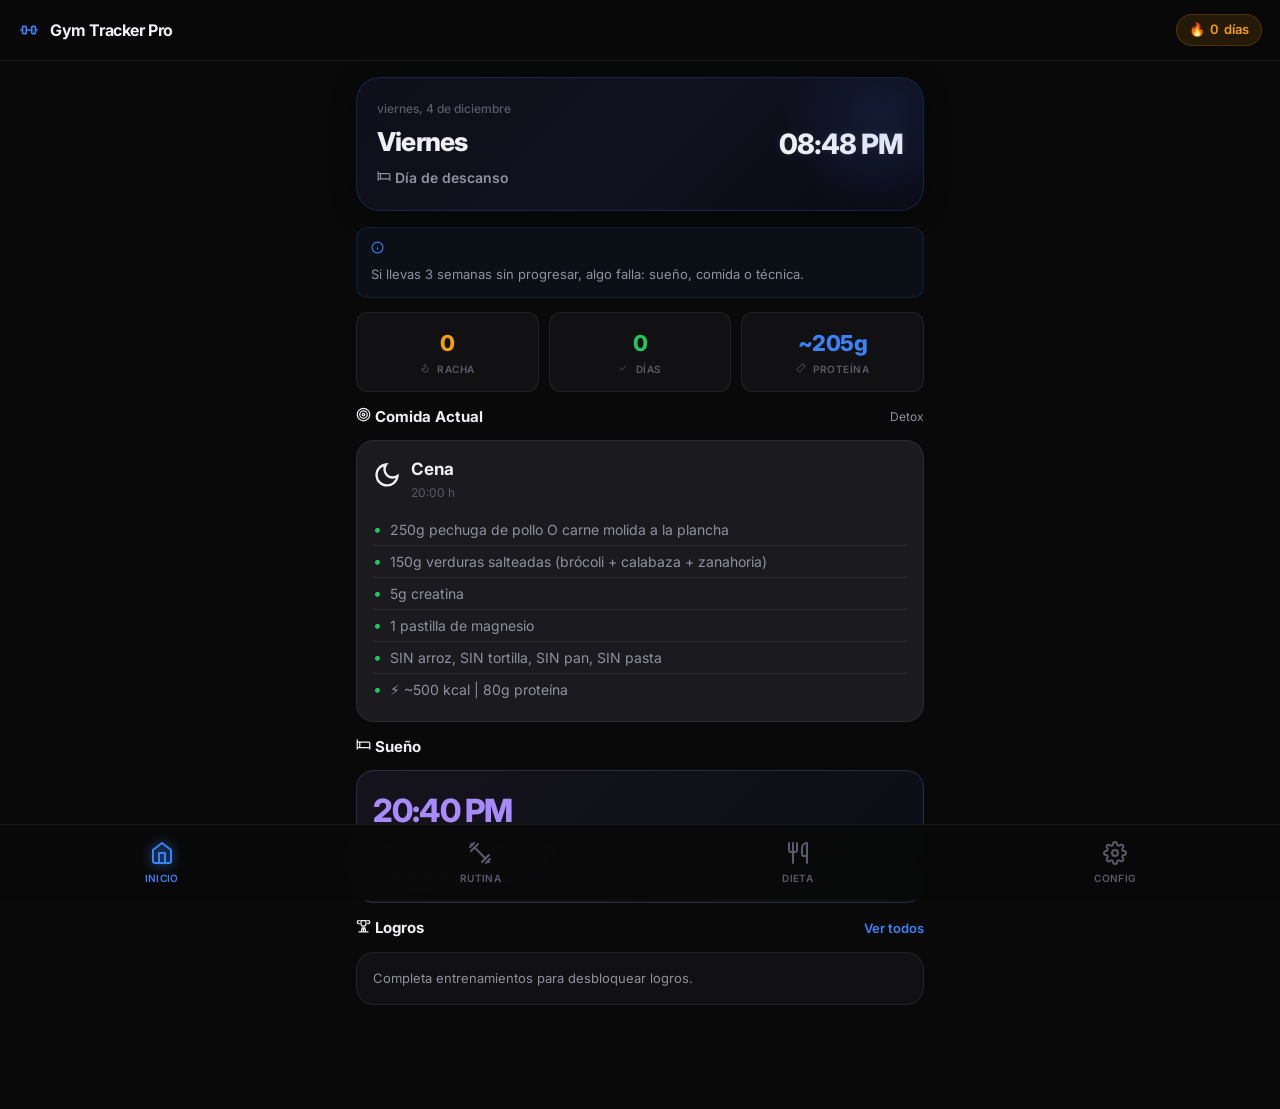
<file: index.html>
<!DOCTYPE html>
<html lang="es">
<head>
  <meta charset="UTF-8">
  <meta name="viewport" content="width=device-width, initial-scale=1.0, maximum-scale=1.0, user-scalable=no">
  <title>Gym Tracker Pro</title>
  <meta name="description" content="Tu asistente personal de gym: rutinas, dieta, racha y progreso.">
  <meta name="theme-color" content="#090909">
  <meta name="apple-mobile-web-app-capable" content="yes">
  <meta name="apple-mobile-web-app-status-bar-style" content="black-translucent">
  <link rel="manifest" href="manifest.json">
  <link rel="apple-touch-icon" href="icons/icon-192.png">
  <link rel="stylesheet" href="css/style.css">
</head>
<body>

<div id="app-shell">
  <!-- Top Nav -->
  <header class="top-nav">
    <div class="nav-logo">
      <svg width="22" height="22" viewBox="0 0 24 24" fill="none">
        <path d="M3 12h2m14 0h2M5 12V9a1 1 0 011-1h2a1 1 0 011 1v6a1 1 0 01-1 1H6a1 1 0 01-1-1v-3zm10 0V9a1 1 0 011-1h2a1 1 0 011 1v6a1 1 0 01-1 1h-2a1 1 0 01-1-1v-3zm-6 0h6" stroke="var(--blue)" stroke-width="1.8" stroke-linecap="round"/>
      </svg>
      <h1>Gym Tracker Pro</h1>
    </div>
    <div class="streak-pill">🔥 <span id="streak-count">0</span> días</div>
  </header>

  <!-- Pages -->
  <main style="flex:1;overflow-y:auto;">
    <div id="page-dashboard" class="page active"></div>
    <div id="page-workout"   class="page"></div>
    <div id="page-diet"      class="page"></div>
    <div id="page-config"    class="page"></div>
  </main>

  <!-- Bottom Nav -->
  <nav class="bottom-nav">
    <button class="nav-btn active" data-page="dashboard" onclick="GT.navigate('dashboard')">
      <span class="nav-icon"><svg width="24" height="24" viewBox="0 0 24 24" fill="none" stroke="currentColor" stroke-width="2" stroke-linecap="round" stroke-linejoin="round"><path d="m3 9 9-7 9 7v11a2 2 0 0 1-2 2H5a2 2 0 0 1-2-2z"></path><polyline points="9 22 9 12 15 12 15 22"></polyline></svg></span>Inicio
    </button>
    <button class="nav-btn" data-page="workout" onclick="GT.navigate('workout')">
      <span class="nav-icon"><svg width="24" height="24" viewBox="0 0 24 24" fill="none" stroke="currentColor" stroke-width="2" stroke-linecap="round" stroke-linejoin="round"><path d="m6.5 6.5 11 11"></path><path d="m21 21-1-1"></path><path d="m3 3 1 1"></path><path d="m18 22 4-4"></path><path d="m2 6 4-4"></path><path d="m3 10 7-7"></path><path d="m14 21 7-7"></path></svg></span>Rutina
    </button>
    <button class="nav-btn" data-page="diet" onclick="GT.navigate('diet')">
      <span class="nav-icon"><svg width="24" height="24" viewBox="0 0 24 24" fill="none" stroke="currentColor" stroke-width="2" stroke-linecap="round" stroke-linejoin="round"><path d="M3 2v7c0 1.1.9 2 2 2h4a2 2 0 0 0 2-2V2"></path><path d="M7 2v20"></path><path d="M21 15V2v0a5 5 0 0 0-5 5v6c0 1.1.9 2 2 2h3Zm0 0v7"></path></svg></span>Dieta
    </button>
    <button class="nav-btn" data-page="config" onclick="GT.navigate('config')">
      <span class="nav-icon"><svg width="24" height="24" viewBox="0 0 24 24" fill="none" stroke="currentColor" stroke-width="2" stroke-linecap="round" stroke-linejoin="round"><circle cx="12" cy="12" r="3"></circle><path d="M19.4 15a1.65 1.65 0 0 0 .33 1.82l.06.06a2 2 0 0 1 0 2.83 2 2 0 0 1-2.83 0l-.06-.06a1.65 1.65 0 0 0-1.82-.33 1.65 1.65 0 0 0-1 1.51V21a2 2 0 0 1-2 2 2 2 0 0 1-2-2v-.09A1.65 1.65 0 0 0 9 19.4a1.65 1.65 0 0 0-1.82.33l-.06.06a2 2 0 0 1-2.83 0 2 2 0 0 1 0-2.83l.06-.06a1.65 1.65 0 0 0 .33-1.82 1.65 1.65 0 0 0-1.51-1H3a2 2 0 0 1-2-2 2 2 0 0 1 2-2h.09A1.65 1.65 0 0 0 4.6 9a1.65 1.65 0 0 0-.33-1.82l-.06-.06a2 2 0 0 1 0-2.83 2 2 0 0 1 2.83 0l.06.06a1.65 1.65 0 0 0 1.82.33H9a1.65 1.65 0 0 0 1-1.51V3a2 2 0 0 1 2-2 2 2 0 0 1 2 2v.09a1.65 1.65 0 0 0 1 1.51 1.65 1.65 0 0 0 1.82-.33l.06-.06a2 2 0 0 1 2.83 0 2 2 0 0 1 0 2.83l-.06.06a1.65 1.65 0 0 0-.33 1.82V9a1.65 1.65 0 0 0 1.51 1H21a2 2 0 0 1 2 2 2 2 0 0 1-2 2h-.09a1.65 1.65 0 0 0-1.51 1z"></path></svg></span>Config
    </button>
  </nav>
</div>

<!-- Toast -->
<div id="toast" class="toast"></div>

<script src="js/main.js"></script>
</body>
</html>
</file>
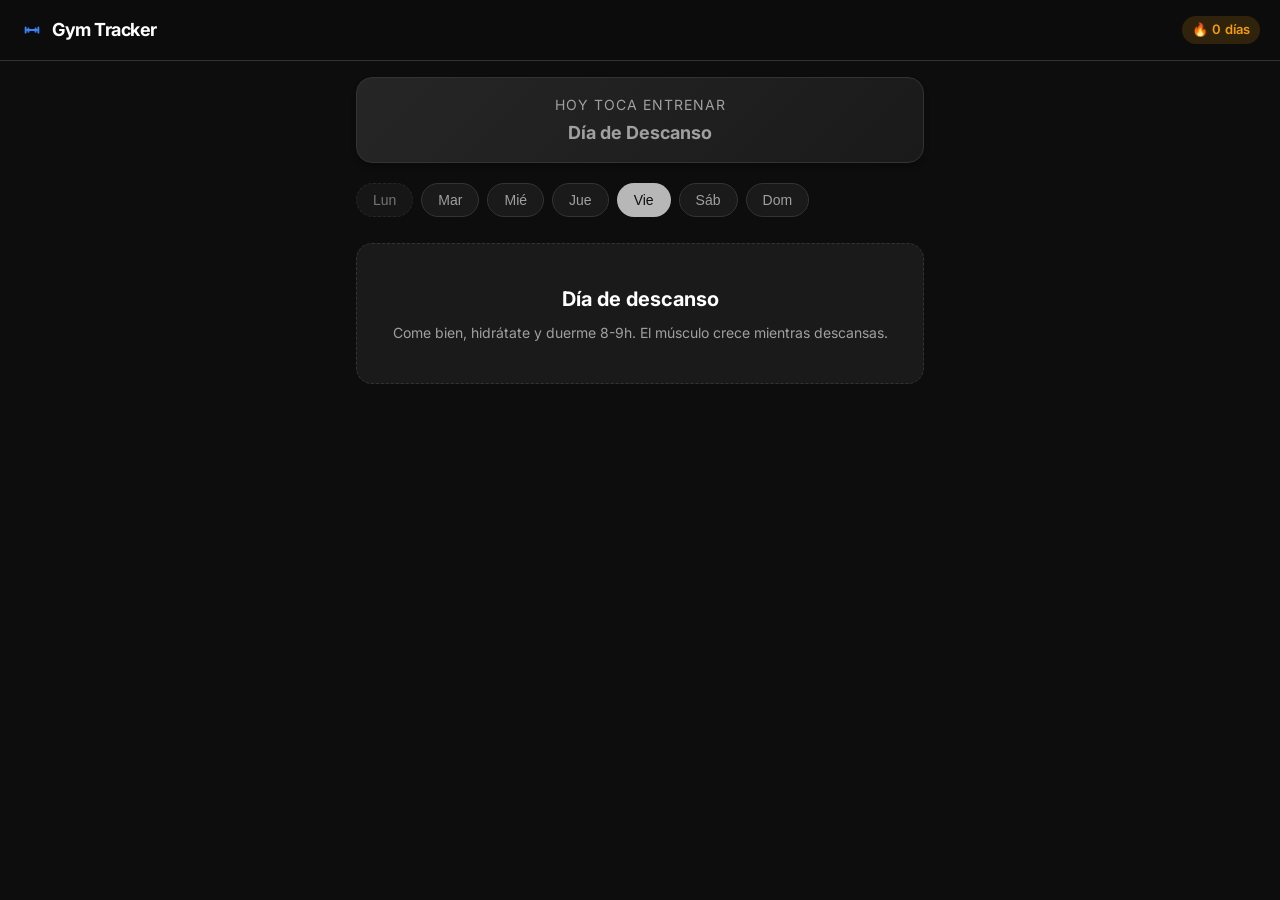
<file: workout_tracker_sobrecarga_progresiva.html>
<!DOCTYPE html>
<html lang="es">
<head>
  <meta charset="UTF-8">
  <meta name="viewport" content="width=device-width, initial-scale=1.0, maximum-scale=1.0, user-scalable=no">
  <title>Gym Tracker Pro</title>
  <meta name="theme-color" content="#0d0d0d">
  <link rel="manifest" href="manifest.json">
  <link rel="apple-touch-icon" href="icon.svg">
  <link href="https://fonts.googleapis.com/css2?family=Inter:wght@400;500;600;700&display=swap" rel="stylesheet">
  <style>
    :root {
      --font-sans: 'Inter', system-ui, -apple-system, sans-serif;
      --bg-color: #0d0d0d;
      --bg-surface: #1a1a1a;
      --bg-surface-elevated: #262626;
      --text-primary: #ffffff;
      --text-secondary: #a0a0a0;
      --accent-blue: #3b82f6;
      --accent-green: #22c55e;
      --accent-green-bg: rgba(34, 197, 94, 0.15);
      --border-color: #333;
      --radius-md: 12px;
      --radius-lg: 16px;
      --shadow-sm: 0 4px 6px -1px rgba(0, 0, 0, 0.3);
    }

    * { box-sizing: border-box; margin: 0; padding: 0; -webkit-tap-highlight-color: transparent; }
    body { font-family: var(--font-sans); background-color: var(--bg-color); color: var(--text-primary); line-height: 1.5; padding-bottom: 40px; }

    /* Header & Nav */
    .top-nav { display: flex; justify-content: space-between; align-items: center; padding: 16px 20px; background-color: rgba(13, 13, 13, 0.8); backdrop-filter: blur(10px); -webkit-backdrop-filter: blur(10px); position: sticky; top: 0; z-index: 100; border-bottom: 1px solid var(--border-color); }
    .logo { display: flex; align-items: center; gap: 8px; }
    .logo h1 { font-size: 18px; font-weight: 700; letter-spacing: -0.5px; }
    .streak-badge { background: rgba(245, 158, 11, 0.15); color: #f59e0b; padding: 4px 10px; border-radius: 20px; font-size: 13px; font-weight: 600; display: flex; align-items: center; gap: 4px; }
    main { padding: 16px; max-width: 600px; margin: 0 auto; }

    /* Today's Workout Card */
    .today-card { background: linear-gradient(135deg, var(--bg-surface-elevated), var(--bg-surface)); border: 1px solid var(--border-color); border-radius: var(--radius-lg); padding: 16px; margin-bottom: 20px; text-align: center; box-shadow: var(--shadow-sm); }
    .today-title { font-size: 14px; color: var(--text-secondary); text-transform: uppercase; letter-spacing: 1px; margin-bottom: 4px; }
    .today-workout { font-size: 18px; font-weight: 700; color: var(--accent-blue); }

    /* Tabs */
    .tabs-container { display: flex; gap: 8px; overflow-x: auto; padding-bottom: 10px; margin-bottom: 16px; scrollbar-width: none; }
    .tabs-container::-webkit-scrollbar { display: none; }
    .day-btn { padding: 8px 16px; font-size: 14px; border-radius: 20px; border: 1px solid var(--border-color); background: var(--bg-surface); color: var(--text-secondary); white-space: nowrap; font-weight: 500; cursor: pointer; transition: all 0.2s ease; }
    .day-btn.active { background: var(--text-primary); color: var(--bg-color); border-color: var(--text-primary); }
    .day-btn.rest { border-style: dashed; opacity: 0.7; }

    /* Progress Bar */
    .progress-container { background: var(--bg-surface-elevated); border-radius: 10px; height: 8px; width: 100%; margin-bottom: 20px; overflow: hidden; }
    .progress-bar { height: 100%; background: var(--accent-green); transition: width 0.3s ease; }
    .progress-text { font-size: 12px; color: var(--text-secondary); text-align: right; margin-bottom: 8px; }

    /* Exercise Cards */
    .ex-card { background: var(--bg-surface); border: 1px solid var(--border-color); border-radius: var(--radius-lg); padding: 16px; margin-bottom: 16px; box-shadow: var(--shadow-sm); animation: fadeIn 0.3s ease; }
    @keyframes fadeIn { from { opacity: 0; transform: translateY(10px); } to { opacity: 1; transform: translateY(0); } }
    .muscle-badge { display: inline-flex; align-items: center; font-size: 12px; font-weight: 600; padding: 4px 12px; border-radius: 20px; margin-bottom: 12px; letter-spacing: 0.3px; }
    .ex-header { display: flex; justify-content: space-between; align-items: flex-start; gap: 12px; margin-bottom: 16px; }
    .ex-title { font-size: 15px; font-weight: 600; line-height: 1.4; }
    .tag-badge { font-size: 10px; padding: 2px 8px; border-radius: 12px; font-weight: 700; margin-left: 6px; vertical-align: middle; }
    .timer-btn { font-size: 12px; padding: 6px 12px; border-radius: var(--radius-md); border: 1px solid var(--border-color); background: var(--bg-surface-elevated); color: var(--text-primary); font-weight: 500; white-space: nowrap; flex-shrink: 0; }
    
    /* Set Grid */
    .set-grid { display: grid; grid-template-columns: 32px 1fr 1fr 1fr; gap: 8px; align-items: center; margin-bottom: 8px; }
    .set-grid-header { font-size: 11px; color: var(--text-secondary); text-align: center; text-transform: uppercase; letter-spacing: 0.5px; margin-bottom: 8px; }
    input[type=number] { -moz-appearance: textfield; appearance: textfield; }
    input[type=number]::-webkit-outer-spin-button, input[type=number]::-webkit-inner-spin-button { -webkit-appearance: none; margin: 0; }
    
    .weight-input-group { display: flex; align-items: center; background: var(--bg-surface-elevated); border: 1px solid var(--border-color); border-radius: var(--radius-md); overflow: hidden; transition: all 0.2s; }
    .weight-input-group:focus-within { border-color: var(--accent-blue); box-shadow: 0 0 0 2px rgba(59, 130, 246, 0.2); }
    .weight-input-group.improved { border-color: var(--accent-green); background: var(--accent-green-bg); }
    .set-inp-w { width: 100%; padding: 10px 4px; font-size: 15px; font-weight: 600; border: none; background: transparent; color: var(--text-primary); text-align: center; outline: none; }
    .unit-select { background: transparent; color: var(--text-secondary); border: none; font-size: 11px; padding: 0 4px; outline: none; cursor: pointer; }
    .unit-select option { background: var(--bg-surface); color: var(--text-primary); }

    .set-inp-r { width: 100%; padding: 10px 4px; font-size: 15px; font-weight: 600; border-radius: var(--radius-md); border: 1px solid var(--border-color); background: var(--bg-surface-elevated); color: var(--text-primary); text-align: center; transition: all 0.2s; }
    .set-inp-r:focus { outline: none; border-color: var(--accent-blue); box-shadow: 0 0 0 2px rgba(59, 130, 246, 0.2); }
    .set-inp-r.improved { border-color: var(--accent-green); background: var(--accent-green-bg); color: var(--accent-green); }

    .prev-val { font-size: 11px; color: var(--text-secondary); text-align: center; font-variant-numeric: tabular-nums; }
    .prev-val.improved-text { color: var(--accent-green); font-weight: 600; }

    .ex-footer { margin-top: 16px; padding-top: 12px; border-top: 1px solid var(--border-color); font-size: 12px; color: var(--text-secondary); display: flex; justify-content: space-between; }

    /* Next Button */
    .next-btn { width: 100%; padding: 14px; font-size: 15px; font-weight: 600; border-radius: var(--radius-md); border: 1px solid var(--accent-blue); background: rgba(59, 130, 246, 0.1); color: var(--accent-blue); margin-top: 10px; transition: all 0.2s; cursor: pointer; }
    .next-btn:active { background: rgba(59, 130, 246, 0.2); }

    /* Timer Bar */
    .active-timer-card { display: flex; align-items: center; gap: 16px; background: var(--bg-surface); border: 1px solid var(--accent-blue); border-radius: var(--radius-lg); padding: 16px; margin-bottom: 20px; box-shadow: 0 4px 12px rgba(59, 130, 246, 0.15); }
    .t-num { font-size: 28px; font-weight: 700; min-width: 65px; font-variant-numeric: tabular-nums; }
    .t-progress-bg { flex: 1; height: 8px; background: var(--bg-color); border-radius: 4px; overflow: hidden; }
    .t-progress-fill { height: 100%; border-radius: 4px; transition: width 1s linear, background-color 0.3s; }

    /* Save Button Area */
    .save-area { margin-top: 24px; padding-bottom: 20px; }
    .save-btn { width: 100%; padding: 16px; font-size: 16px; font-weight: 600; border-radius: var(--radius-lg); border: none; background: var(--text-primary); color: var(--bg-color); box-shadow: 0 4px 12px rgba(255, 255, 255, 0.15); transition: transform 0.1s; cursor: pointer; }
    .save-btn:active { transform: scale(0.97); }

    /* Toast */
    .toast { position: fixed; left: 50%; transform: translateX(-50%) translateY(150px); bottom: 24px; background: var(--accent-green); color: #000; padding: 12px 24px; border-radius: 30px; font-weight: 600; font-size: 14px; box-shadow: 0 4px 12px rgba(34, 197, 94, 0.3); transition: transform 0.3s cubic-bezier(0.175, 0.885, 0.32, 1.275); z-index: 1000; }
    .toast.show { transform: translateX(-50%) translateY(0); }

    /* Rest Day */
    .rest-card { background: var(--bg-surface); border: 1px dashed var(--border-color); border-radius: var(--radius-lg); padding: 40px 20px; text-align: center; }
    .rest-card h3 { font-size: 20px; margin-bottom: 8px; color: var(--text-primary); }
    .rest-card p { color: var(--text-secondary); font-size: 14px; }
  </style>
</head>
<body>
  
  <header class="top-nav">
    <div class="logo">
      <svg width="24" height="24" viewBox="0 0 512 512" fill="none" xmlns="http://www.w3.org/2000/svg">
        <path d="M120 256 L392 256 M120 200 L120 312 M392 200 L392 312 M180 220 L180 292 M332 220 L332 292" stroke="var(--accent-blue)" stroke-width="40" stroke-linecap="round"/>
      </svg>
      <h1>Gym Tracker</h1>
    </div>
    <div class="streak-badge">
      🔥 <span id="streak-count">0</span> días
    </div>
  </header>

  <main>
    <div class="today-card" id="today-card">
      <div class="today-title">Hoy toca entrenar</div>
      <div class="today-workout" id="today-workout-text">Cargando...</div>
    </div>

    <div id="app"></div>
  </main>

  <div id="toast" class="toast">Guardado correctamente</div>

  <script>
    const MC = {
      "Pecho": { bg: "rgba(59, 130, 246, 0.15)", c: "#60a5fa" },
      "Hombros": { bg: "rgba(139, 92, 246, 0.15)", c: "#a78bfa" },
      "Tríceps": { bg: "rgba(239, 68, 68, 0.15)", c: "#f87171" },
      "Espalda": { bg: "rgba(34, 197, 94, 0.15)", c: "#4ade80" },
      "Trapecio inferior": { bg: "rgba(20, 184, 166, 0.15)", c: "#2dd4bf" },
      "Delt. Posterior": { bg: "rgba(236, 72, 153, 0.15)", c: "#f472b6" },
      "Bíceps": { bg: "rgba(236, 72, 153, 0.15)", c: "#f472b6" },
      "Antebrazos": { bg: "rgba(107, 114, 128, 0.15)", c: "#9ca3af" },
      "Cuádriceps": { bg: "rgba(245, 158, 11, 0.15)", c: "#fbbf24" },
      "Isquios / Glúteos": { bg: "rgba(245, 158, 11, 0.15)", c: "#fbbf24" },
      "Isquios": { bg: "rgba(245, 158, 11, 0.15)", c: "#fbbf24" },
      "Aductor": { bg: "rgba(245, 158, 11, 0.15)", c: "#fbbf24" },
      "Pantorrillas": { bg: "rgba(245, 158, 11, 0.15)", c: "#fbbf24" },
      "Delt. Post. + Trap.": { bg: "rgba(20, 184, 166, 0.15)", c: "#2dd4bf" },
      "Trapecio": { bg: "rgba(20, 184, 166, 0.15)", c: "#2dd4bf" },
      "Piernas (2a freq)": { bg: "rgba(245, 158, 11, 0.15)", c: "#fbbf24" }
    };

    const R = {
      Martes:{ label:"Push A — Pecho · Hombros · Tríceps", exercises:[ {id:"ma1",muscle:"Pecho",name:"Press inclinado con mancuernas (30–45°)",tag:"PRINCIPAL",sets:4,range:"8–12",rest:"2:30–3 min",restS:165}, {id:"ma2",muscle:"Pecho",name:"Press de banca plano con barra",sets:3,range:"6–10",rest:"2:30 min",restS:150}, {id:"ma3",muscle:"Pecho",name:"Fly en polea (cable crossover)",sets:3,range:"12–15",rest:"1:30–2 min",restS:105}, {id:"ma4",muscle:"Hombros",name:"Press militar con mancuernas sentado",tag:"NUEVO",sets:3,range:"10–12",rest:"2 min",restS:120}, {id:"ma5",muscle:"Hombros",name:"Elevaciones laterales en polea — dropset",sets:4,range:"15–20",rest:"1:30 min",restS:90}, {id:"ma6",muscle:"Tríceps",name:"Extensión overhead en polea (cuerda)",tag:"NUEVO",sets:3,range:"10–15",rest:"1:30–2 min",restS:105}, {id:"ma7",muscle:"Tríceps",name:"Pushdown en polea (cuerda o barra)",sets:3,range:"12–15",rest:"1:30 min",restS:90} ] },
      Miércoles:{ label:"Pull A — Espalda · Trap. Inf. · Delt. Post. · Bíceps", exercises:[ {id:"mi1",muscle:"Espalda",name:"Remo con barra inclinado (overhand)",tag:"PRINCIPAL",sets:4,range:"8–12",rest:"2:30 min",restS:150}, {id:"mi2",muscle:"Espalda",name:"Remo en polea baja (barra estrecha)",sets:3,range:"10–12",rest:"2 min",restS:120}, {id:"mi3",muscle:"Espalda",name:"Dominadas agarre prono",sets:4,range:"6–10",rest:"2:30 min",restS:150}, {id:"mi4",muscle:"Trapecio inferior",name:"Cable Y-raise en polea baja",tag:"NUEVO",sets:3,range:"12–15",rest:"1:30 min",restS:90}, {id:"mi5",muscle:"Trapecio inferior",name:"Retracción + depresión escapular en remo en T",sets:3,range:"12–15",rest:"1:30 min",restS:90}, {id:"mi6",muscle:"Delt. Posterior",name:"Face pulls en polea",tag:"NUEVO",sets:3,range:"15–20",rest:"1:30 min",restS:90}, {id:"mi7",muscle:"Delt. Posterior",name:"Reverse fly con mancuernas (bent-over)",tag:"NUEVO",sets:3,range:"15–20",rest:"1:30 min",restS:90}, {id:"mi8",muscle:"Bíceps",name:"Curl con barra Z (EZ)",sets:3,range:"8–12",rest:"1:30–2 min",restS:105}, {id:"mi9",muscle:"Bíceps",name:"Curl inclinado con mancuernas (stretch)",sets:3,range:"10–12",rest:"1:30 min",restS:90}, {id:"mi10",muscle:"Bíceps",name:"Curl martillo con mancuerna",sets:2,range:"12–15",rest:"1:30 min",restS:90}, {id:"mi11",muscle:"Antebrazos",name:"Curl muñeca + invertido (opcional)",sets:2,range:"15",rest:"1 min",restS:60} ] },
      Jueves:{ label:"Piernas — Cuáds · Isquios · Glúteos · Pantorrillas", exercises:[ {id:"ju1",muscle:"Cuádriceps",name:"Sentadilla con barra o Hack squat",tag:"PRINCIPAL",sets:4,range:"8–12",rest:"2:30–3 min",restS:165}, {id:"ju2",muscle:"Cuádriceps",name:"Prensa 45° (leg press)",sets:3,range:"10–15",rest:"2–2:30 min",restS:135}, {id:"ju3",muscle:"Cuádriceps",name:"Extensiones de pierna",sets:3,range:"12–15",rest:"1:30 min",restS:90}, {id:"ju4",muscle:"Isquios / Glúteos",name:"Romanian Deadlift (RDL)",tag:"NUEVO",sets:4,range:"10–12",rest:"2–2:30 min",restS:135}, {id:"ju5",muscle:"Isquios",name:"Curl femoral sentado",sets:3,range:"10–12",rest:"1:30–2 min",restS:105}, {id:"ju6",muscle:"Aductor",name:"Aductor interno en máquina",sets:3,range:"12–15",rest:"1:30 min",restS:90}, {id:"ju7",muscle:"Pantorrillas",name:"Pantorrilla de pie (calf raise)",sets:4,range:"12–20",rest:"1:30 min",restS:90} ] },
      Sábado:{ label:"Push B — Pecho · Hombros · Tríceps", exercises:[ {id:"sa1",muscle:"Pecho",name:"Press de banca plano con barra",tag:"PRINCIPAL",sets:4,range:"6–10",rest:"2:30–3 min",restS:165}, {id:"sa2",muscle:"Pecho",name:"Press inclinado con mancuernas",sets:3,range:"10–12",rest:"2 min",restS:120}, {id:"sa3",muscle:"Pecho",name:"Pec deck o fly con mancuernas",sets:3,range:"12–15",rest:"1:30 min",restS:90}, {id:"sa4",muscle:"Pecho",name:"Fondos en paralelas (dips)",tag:"NUEVO",sets:3,range:"8–12",rest:"2 min",restS:120}, {id:"sa5",muscle:"Hombros",name:"Press con mancuernas o máquina",sets:3,range:"10–12",rest:"2 min",restS:120}, {id:"sa6",muscle:"Hombros",name:"Elevaciones laterales en polea — dropset",sets:4,range:"15–20",rest:"1:30 min",restS:90}, {id:"sa7",muscle:"Tríceps",name:"Extensión overhead en polea (cuerda)",sets:3,range:"10–15",rest:"1:30–2 min",restS:105}, {id:"sa8",muscle:"Tríceps",name:"Press agarre cerrado con barra Z",sets:3,range:"10–13",rest:"2 min",restS:120} ] },
      Domingo:{ label:"Pull B — Espalda · Trap. · Delt. Post. · Bíceps + Piernas", exercises:[ {id:"do1",muscle:"Espalda",name:"Dominadas asistidas (3 seg bajada)",tag:"PRINCIPAL",sets:4,range:"6–10",rest:"2:30 min",restS:150}, {id:"do2",muscle:"Espalda",name:"Remo en T (agarre supino / underhand)",sets:3,range:"8–12",rest:"2 min",restS:120}, {id:"do3",muscle:"Espalda",name:"Jalón polea agarre cerrado supino",sets:3,range:"10–12",rest:"2 min",restS:120}, {id:"do4",muscle:"Delt. Post. + Trap.",name:"Face pulls en polea",sets:3,range:"15–20",rest:"1:30 min",restS:90}, {id:"do5",muscle:"Delt. Post. + Trap.",name:"Cable Y-raise en polea baja",sets:3,range:"12–15",rest:"1:30 min",restS:90}, {id:"do6",muscle:"Trapecio",name:"Encogimientos con mancuernas (shrugs)",tag:"NUEVO",sets:3,range:"12–15",rest:"1:30 min",restS:90}, {id:"do7",muscle:"Bíceps",name:"Curl predicador o spider curl",sets:3,range:"10–12",rest:"1:30 min",restS:90}, {id:"do8",muscle:"Bíceps",name:"Curl martillo alternado",sets:3,range:"12–15",rest:"1:30 min",restS:90}, {id:"do9",muscle:"Piernas (2a freq)",name:"Hack squat o leg press (60–70% peso)",sets:3,range:"12–15",rest:"2 min",restS:120}, {id:"do10",muscle:"Piernas (2a freq)",name:"Curl femoral sentado",sets:3,range:"12–15",rest:"1:30 min",restS:90} ] }
    };

    const ALL_DAYS=["Lunes","Martes","Miércoles","Jueves","Viernes","Sábado","Domingo"];
    const TRAIN_DAYS=["Martes","Miércoles","Jueves","Sábado","Domingo"];

    let state = {
      activeDay: "",
      currentExerciseIndex: 0,
      entry: {},
      prevSessions: {},
      timerSecs: 0,
      timerActive: false,
      timerMax: 0,
      streak: 0,
      lastWorkoutDate: "",
    };
    let timerInterval = null;

    function init() {
      loadData();
      const todayIndex = new Date().getDay() || 7;
      const todayName = ALL_DAYS[todayIndex - 1];
      setDay(todayName);
    }

    function initEntry(day) {
      const e = {};
      if(!R[day]) return e;
      for(const ex of R[day].exercises){
        e[ex.id] = Array(ex.sets).fill(null).map(() => ({ w: "", r: "", u: "kg" }));
      }
      return e;
    }

    function loadData() {
      try {
        const savedStats = localStorage.getItem('gymStats');
        if (savedStats) {
          const parsed = JSON.parse(savedStats);
          state.streak = parsed.streak || 0;
          state.lastWorkoutDate = parsed.lastWorkoutDate || "";
        }
        
        if (state.lastWorkoutDate) {
          const last = new Date(state.lastWorkoutDate);
          const today = new Date();
          last.setHours(0,0,0,0);
          today.setHours(0,0,0,0);
          const diffDays = Math.ceil(Math.abs(today - last) / (1000 * 60 * 60 * 24)); 
          if (diffDays > 1) state.streak = 0;
        }

        document.getElementById('streak-count').textContent = state.streak;

        for (const d of TRAIN_DAYS) {
          const r = localStorage.getItem("wk:" + d);
          if (r) state.prevSessions[d] = JSON.parse(r);
        }
      } catch(e) {}
    }

    function setDay(d) {
      state.activeDay = d;
      state.currentExerciseIndex = 0;
      state.entry = initEntry(d);
      
      const el = document.getElementById('today-workout-text');
      if (TRAIN_DAYS.includes(d)) {
        el.textContent = R[d].label;
        el.style.color = "var(--accent-blue)";
      } else {
        el.textContent = "Día de Descanso";
        el.style.color = "var(--text-secondary)";
      }

      stopTimer();
      render();
    }

    function nextExercise() {
      const day = R[state.activeDay];
      if (day && state.currentExerciseIndex < day.exercises.length - 1) {
        state.currentExerciseIndex++;
        render();
        window.scrollTo({ top: 0, behavior: 'smooth' });
      }
    }

    function prevExercise() {
      if (state.currentExerciseIndex > 0) {
        state.currentExerciseIndex--;
        render();
        window.scrollTo({ top: 0, behavior: 'smooth' });
      }
    }

    function updateSet(exId, idx, field, val) {
      if(!state.entry[exId]) return;
      state.entry[exId][idx][field] = val;
      
      const prev = state.prevSessions[state.activeDay]?.data?.[exId]?.[idx];
      if (prev) {
        const cw = parseFloat(state.entry[exId][idx].w) || 0;
        const cr = parseFloat(state.entry[exId][idx].r) || 0;
        const pw = parseFloat(prev.w) || 0;
        const pr = parseFloat(prev.r) || 0;
        const isImproved = (cw > pw) || (cw === pw && cr > pr && cw > 0);
        
        const wGrp = document.getElementById(`grp_${exId}_${idx}_w`);
        const rInp = document.getElementById(`inp_${exId}_${idx}_r`);
        const prevEl = document.getElementById(`prev_${exId}_${idx}`);
        
        if (isImproved) {
          if(wGrp) wGrp.classList.add('improved');
          if(rInp) rInp.classList.add('improved');
          if(prevEl) prevEl.classList.add('improved-text');
        } else {
          if(wGrp) wGrp.classList.remove('improved');
          if(rInp) rInp.classList.remove('improved');
          if(prevEl) prevEl.classList.remove('improved-text');
        }
      }
    }

    function saveSession() {
      if (!TRAIN_DAYS.includes(state.activeDay)) return;

      const isoDate = new Date().toISOString();
      const displayDate = new Date().toLocaleDateString("es-MX", { day: "2-digit", month: "2-digit", year: "numeric" });
      const payload = { date: displayDate, data: state.entry };
      
      const todayStr = new Date().toDateString();
      const lastDateStr = state.lastWorkoutDate ? new Date(state.lastWorkoutDate).toDateString() : "";
      
      if (lastDateStr !== todayStr) {
        state.streak++;
        state.lastWorkoutDate = isoDate;
      }

      localStorage.setItem("wk:" + state.activeDay, JSON.stringify(payload));
      localStorage.setItem("gymStats", JSON.stringify({ streak: state.streak, lastWorkoutDate: state.lastWorkoutDate }));

      state.prevSessions[state.activeDay] = payload;
      document.getElementById('streak-count').textContent = state.streak;
      
      showToast();
      if(navigator.vibrate) navigator.vibrate(100);
      render();
    }

    function showToast() {
      const toast = document.getElementById('toast');
      toast.classList.add('show');
      setTimeout(() => toast.classList.remove('show'), 3000);
    }

    function fmt(s){ return Math.floor(s/60)+":"+(s%60<10?"0":"")+s%60; }
    function startTimer(s){
      if(timerInterval) clearInterval(timerInterval);
      state.timerSecs=s; state.timerMax=s; state.timerActive=true;
      if(navigator.vibrate) navigator.vibrate(50);
      timerInterval=setInterval(()=>{
        state.timerSecs--;
        if(state.timerSecs<=0){
          clearInterval(timerInterval); state.timerActive=false; state.timerSecs=0;
          if(navigator.vibrate) navigator.vibrate([200, 100, 200]);
        }
        renderTimer();
      },1000);
      renderTimer();
    }
    function stopTimer(){
      if(timerInterval) clearInterval(timerInterval);
      state.timerActive=false; state.timerSecs=0; state.timerMax=0;
      renderTimer();
    }

    function renderTimer() {
      const el = document.getElementById("active-timer-area");
      if(!el) return;
      if(!state.timerActive) { el.innerHTML = ""; return; }
      const pct = state.timerMax > 0 ? (state.timerSecs / state.timerMax) * 100 : 0;
      const col = state.timerSecs > 60 ? "var(--accent-blue)" : state.timerSecs > 20 ? "#f59e0b" : "#ef4444";
      el.innerHTML = `
        <div class="active-timer-card">
          <div class="t-num" style="color:${col}">${fmt(state.timerSecs)}</div>
          <div class="t-progress-bg"><div class="t-progress-fill" style="width:${pct}%; background-color:${col}"></div></div>
          <button class="timer-btn" onclick="stopTimer()">X</button>
        </div>
      `;
    }

    function render() {
      const app = document.getElementById("app");
      const isT = TRAIN_DAYS.includes(state.activeDay);
      const day = R[state.activeDay];

      let html = `<div class="tabs-container">`;
      for(const d of ALL_DAYS){
        const isRest = !TRAIN_DAYS.includes(d);
        const isAct = d === state.activeDay;
        const cls = `day-btn ${isAct ? 'active' : ''} ${isRest ? 'rest' : ''}`;
        html += `<button class="${cls}" onclick="setDay('${d}')">${d.slice(0,3)}</button>`;
      }
      html += `</div>`;

      html += `<div id="active-timer-area"></div>`;

      if(!isT){
        html += `<div class="rest-card"><h3>Día de descanso</h3><p>Come bien, hidrátate y duerme 8-9h. El músculo crece mientras descansas.</p></div>`;
      } else {
        const totalEx = day.exercises.length;
        const curIdx = state.currentExerciseIndex;
        const ex = day.exercises[curIdx];
        const prev = state.prevSessions[state.activeDay];
        
        // Progress Bar
        const pct = ((curIdx) / totalEx) * 100;
        html += `
          <div class="progress-text">Ejercicio ${curIdx + 1} de ${totalEx}</div>
          <div class="progress-container">
            <div class="progress-bar" style="width: ${pct}%"></div>
          </div>
        `;

        // Render current exercise
        const mc = MC[ex.muscle] || {bg:"rgba(255,255,255,0.1)", c:"#fff"};
        const entryEx = state.entry[ex.id] || [];
        
        html += `<div class="ex-card">
          <div class="muscle-badge" style="background:${mc.bg};color:${mc.c}">${ex.muscle}</div>
          <div class="ex-header">
            <div class="ex-title">${ex.name}</div>
            <button class="timer-btn" onclick="startTimer(${ex.restS})">⏱ ${ex.rest}</button>
          </div>
          <div class="set-grid">
            <div></div><div class="set-grid-header">Peso</div><div class="set-grid-header">Reps</div><div class="set-grid-header" style="text-transform:none">Última</div>
          </div>`;

        for(let i=0; i<ex.sets; i++){
          const s = entryEx[i] || {w:"", r:"", u:"kg"};
          const p = prev?.data?.[ex.id]?.[i];
          const prevTxt = p ? `${p.w||"—"}${p.u||"kg"} × ${p.r||"—"}` : "—";
          
          const isImproved = p && (parseFloat(s.w) > parseFloat(p.w) || (parseFloat(s.w) === parseFloat(p.w) && parseFloat(s.r) > parseFloat(p.r) && parseFloat(s.w)>0));
          const impCls = isImproved ? 'improved' : '';
          const impTxtCls = isImproved ? 'improved-text' : '';

          html += `
            <div class="set-grid">
              <div style="font-size:12px; font-weight:600; color:var(--text-secondary); text-align:center;">S${i+1}</div>
              
              <div id="grp_${ex.id}_${i}_w" class="weight-input-group ${impCls}">
                <input class="set-inp-w" type="number" inputmode="decimal" placeholder="—" value="${s.w}" oninput="updateSet('${ex.id}',${i},'w',this.value)">
                <select class="unit-select" onchange="updateSet('${ex.id}',${i},'u',this.value)">
                  <option value="kg" ${s.u==='kg'?'selected':''}>kg</option>
                  <option value="lbs" ${s.u==='lbs'?'selected':''}>lbs</option>
                  <option value="p" ${s.u==='placas'?'selected':''}>p</option>
                </select>
              </div>

              <input id="inp_${ex.id}_${i}_r" class="set-inp-r ${impCls}" type="number" inputmode="numeric" placeholder="—" value="${s.r}" oninput="updateSet('${ex.id}',${i},'r',this.value)">
              <div id="prev_${ex.id}_${i}" class="prev-val ${impTxtCls}">${prevTxt}</div>
            </div>`;
        }
        
        html += `<div class="ex-footer"><span>Objetivo: <strong style="color:var(--text-primary)">${ex.range} reps</strong></span></div></div>`;
        
        html += `<div style="display:flex; gap:10px; margin-top:20px;">`;
        if (curIdx > 0) {
          html += `<button class="next-btn" style="width: auto; padding: 14px 20px; background: transparent; border-color: var(--border-color); color: var(--text-secondary);" onclick="prevExercise()">Atrás</button>`;
        }
        
        if (curIdx < totalEx - 1) {
          html += `<button class="next-btn" style="flex:1;" onclick="nextExercise()">Siguiente Ejercicio →</button>`;
        } else {
          html += `<button class="save-btn" style="flex:1; margin-top:10px;" onclick="saveSession()">Guardar Día Completado 🎉</button>`;
        }
        html += `</div>`;
      }

      app.innerHTML = html;
      renderTimer();
    }

    window.addEventListener('DOMContentLoaded', init);

    // Register Service Worker for Offline PWA support
    if ('serviceWorker' in navigator) {
      window.addEventListener('load', () => {
        navigator.serviceWorker.register('sw.js')
          .then(reg => console.log('Service Worker registrado', reg))
          .catch(err => console.error('Error al registrar Service Worker', err));
      });
    }
  </script>
</body>
</html>
</file>
<file: css/style.css>
/* ────────────────────────────────────────────────────────────
   style.css — Gym Tracker Pro · Design System
   ──────────────────────────────────────────────────────────── */

@import url('https://fonts.googleapis.com/css2?family=Inter:wght@300;400;500;600;700;800&display=swap');

/* ─── Tokens ─────────────────────────────────────────────── */
:root {
  --font: 'Inter', system-ui, sans-serif;

  /* Colors */
  --bg:          #090909;
  --bg-1:        #111113;
  --bg-2:        #1a1a1f;
  --bg-3:        #242429;
  --border:      rgba(255,255,255,0.08);
  --border-hi:   rgba(255,255,255,0.14);

  --text-1:      #f0f0f4;
  --text-2:      #9090a0;
  --text-3:      #5a5a6a;

  --blue:        #3b82f6;
  --blue-glow:   rgba(59,130,246,0.25);
  --green:       #22c55e;
  --green-glow:  rgba(34,197,94,0.2);
  --amber:       #f59e0b;
  --amber-glow:  rgba(245,158,11,0.2);
  --purple:      #a78bfa;
  --red:         #f87171;
  --teal:        #2dd4bf;

  --radius-sm:   8px;
  --radius-md:   12px;
  --radius-lg:   18px;
  --radius-xl:   24px;

  --shadow-md:   0 4px 24px rgba(0,0,0,0.4);
  --shadow-glow-blue:  0 0 20px rgba(59,130,246,0.15);
  --shadow-glow-green: 0 0 20px rgba(34,197,94,0.15);

  --transition: 0.2s cubic-bezier(0.4,0,0.2,1);
}

/* ─── Reset ──────────────────────────────────────────────── */
*, *::before, *::after { box-sizing: border-box; margin: 0; padding: 0; -webkit-tap-highlight-color: transparent; }
html { scroll-behavior: smooth; }
body { font-family: var(--font); background: var(--bg); color: var(--text-1); line-height: 1.5; min-height: 100dvh; overflow-x: hidden; }
button { font-family: inherit; cursor: pointer; border: none; background: none; color: inherit; }
input, select, textarea { font-family: inherit; color: inherit; }
a { color: inherit; text-decoration: none; }

/* ─── Scrollbar ──────────────────────────────────────────── */
::-webkit-scrollbar { width: 4px; height: 4px; }
::-webkit-scrollbar-track { background: transparent; }
::-webkit-scrollbar-thumb { background: var(--bg-3); border-radius: 2px; }

/* ─── Layout ─────────────────────────────────────────────── */
#app-shell { display: flex; flex-direction: column; min-height: 100dvh; }

/* ─── Top Nav ────────────────────────────────────────────── */
.top-nav {
  display: flex; align-items: center; justify-content: space-between;
  padding: 14px 18px;
  background: rgba(9,9,9,0.85);
  backdrop-filter: blur(20px); -webkit-backdrop-filter: blur(20px);
  border-bottom: 1px solid var(--border);
  position: sticky; top: 0; z-index: 200;
}
.nav-logo { display: flex; align-items: center; gap: 10px; }
.nav-logo h1 { font-size: 16px; font-weight: 700; letter-spacing: -0.4px; }
.nav-logo svg { flex-shrink: 0; }
.streak-pill {
  display: flex; align-items: center; gap: 5px;
  background: rgba(245,158,11,0.12); color: var(--amber);
  border: 1px solid rgba(245,158,11,0.2);
  padding: 5px 12px; border-radius: 20px;
  font-size: 13px; font-weight: 600;
}

/* ─── Bottom Nav ─────────────────────────────────────────── */
.bottom-nav {
  display: flex; justify-content: space-around; align-items: center;
  padding: 10px 4px calc(10px + env(safe-area-inset-bottom));
  background: rgba(9,9,9,0.92);
  backdrop-filter: blur(20px); -webkit-backdrop-filter: blur(20px);
  border-top: 1px solid var(--border);
  position: fixed; bottom: 0; left: 0; right: 0; z-index: 200;
}
.nav-btn {
  display: flex; flex-direction: column; align-items: center; gap: 4px;
  padding: 6px 14px; border-radius: var(--radius-md);
  font-size: 10px; font-weight: 600; color: var(--text-3);
  transition: all var(--transition); letter-spacing: 0.3px; text-transform: uppercase;
  min-width: 56px;
}
.nav-btn .nav-icon { font-size: 22px; line-height: 1; }
.nav-btn.active { color: var(--blue); }
.nav-btn.active .nav-icon { filter: drop-shadow(0 0 6px var(--blue)); }

/* ─── Page / Screen ──────────────────────────────────────── */
.page { display: none; flex-direction: column; padding: 16px; max-width: 600px; margin: 0 auto; width: 100%; padding-bottom: 90px; }
.page.active { display: flex; }

/* ─── Cards ──────────────────────────────────────────────── */
.card {
  background: var(--bg-1);
  border: 1px solid var(--border);
  border-radius: var(--radius-lg);
  padding: 16px;
  margin-bottom: 14px;
}
.card-elevated {
  background: linear-gradient(135deg, var(--bg-2), var(--bg-1));
  border-color: var(--border-hi);
  box-shadow: var(--shadow-md);
}
.card-title { font-size: 12px; font-weight: 600; color: var(--text-3); text-transform: uppercase; letter-spacing: 1px; margin-bottom: 10px; }

/* ─── Hero / Today Card ──────────────────────────────────── */
.hero-card {
  background: linear-gradient(135deg, #0f0f1a 0%, #111120 50%, #0a0a14 100%);
  border: 1px solid rgba(59,130,246,0.2);
  border-radius: var(--radius-xl);
  padding: 22px 20px;
  margin-bottom: 16px;
  position: relative; overflow: hidden;
}
.hero-card::before {
  content:''; position:absolute; top:-60px; right:-60px;
  width:200px; height:200px;
  background: radial-gradient(circle, rgba(59,130,246,0.12) 0%, transparent 70%);
  pointer-events: none;
}
.hero-date { font-size: 12px; color: var(--text-3); font-weight: 500; margin-bottom: 4px; }
.hero-day-name { font-size: 26px; font-weight: 800; letter-spacing: -0.8px; margin-bottom: 6px; }
.hero-status { font-size: 14px; color: var(--blue); font-weight: 600; }
.hero-status.rest { color: var(--text-2); }

/* ─── Stats Row ──────────────────────────────────────────── */
.stats-row { display: grid; grid-template-columns: repeat(3, 1fr); gap: 10px; margin-bottom: 14px; }
.stat-tile {
  background: var(--bg-1); border: 1px solid var(--border);
  border-radius: var(--radius-md); padding: 14px 10px; text-align: center;
}
.stat-tile .stat-val { font-size: 22px; font-weight: 800; letter-spacing: -0.5px; }
.stat-tile .stat-lbl { font-size: 10px; color: var(--text-3); font-weight: 600; text-transform: uppercase; letter-spacing: 0.5px; margin-top: 2px; }
.stat-tile.streak .stat-val { color: var(--amber); }
.stat-tile.days .stat-val   { color: var(--green); }
.stat-tile.prot .stat-val   { color: var(--blue); }

/* ─── Meal Card ──────────────────────────────────────────── */
.meal-card { background: var(--bg-2); border: 1px solid var(--border); border-radius: var(--radius-lg); padding: 16px; margin-bottom: 14px; }
.meal-header { display: flex; align-items: center; gap: 10px; margin-bottom: 12px; }
.meal-icon { font-size: 28px; }
.meal-name { font-size: 17px; font-weight: 700; }
.meal-time { font-size: 12px; color: var(--text-3); margin-top: 1px; }
.meal-items { list-style: none; }
.meal-items li { font-size: 14px; color: var(--text-2); padding: 5px 0; border-bottom: 1px solid var(--border); display: flex; align-items: flex-start; gap: 8px; }
.meal-items li:last-child { border-bottom: none; }
.meal-items li::before { content:'•'; color: var(--green); font-size: 16px; line-height: 1.3; flex-shrink: 0; }
.meal-next-btn { width:100%; margin-top:12px; padding:10px; border-radius:var(--radius-md); border:1px solid var(--border-hi); background:var(--bg-3); font-size:13px; font-weight:600; color:var(--text-2); transition: all var(--transition); }
.meal-next-btn:hover { background:var(--bg-2); color:var(--text-1); }

/* ─── Sleep Card ─────────────────────────────────────────── */
.sleep-card { background: linear-gradient(135deg,rgba(167,139,250,0.08),rgba(59,130,246,0.05)); border-color:rgba(167,139,250,0.2); }
.sleep-time { font-size: 32px; font-weight: 800; color: var(--purple); letter-spacing: -1px; }
.sleep-info  { font-size: 13px; color: var(--text-2); margin-top: 4px; }

/* ─── Workout Screen ─────────────────────────────────────── */
.day-tabs { display:flex; gap:8px; overflow-x:auto; padding-bottom:10px; scrollbar-width:none; margin-bottom:14px; }
.day-tabs::-webkit-scrollbar { display:none; }
.day-tab {
  padding: 7px 15px; border-radius: 20px; font-size: 13px; font-weight: 600;
  border: 1px solid var(--border); background: var(--bg-2); color: var(--text-2);
  white-space: nowrap; transition: all var(--transition);
}
.day-tab.active { background: var(--text-1); color: var(--bg); border-color: var(--text-1); }
.day-tab.rest   { border-style: dashed; opacity: 0.6; }

.ex-progress-bar { height: 4px; background: var(--bg-3); border-radius: 2px; margin-bottom: 14px; overflow: hidden; }
.ex-progress-fill { height: 100%; background: linear-gradient(90deg, var(--blue), var(--green)); transition: width 0.4s ease; }
.ex-progress-text { font-size: 12px; color: var(--text-3); text-align: right; margin-bottom: 6px; }

.ex-card { background: var(--bg-1); border: 1px solid var(--border); border-radius: var(--radius-lg); padding: 18px; margin-bottom: 14px; animation: slideUp 0.25s ease; }
@keyframes slideUp { from { opacity:0; transform:translateY(12px); } to { opacity:1; transform:translateY(0); } }

.muscle-badge { display: inline-flex; align-items:center; font-size:11px; font-weight:700; padding:4px 10px; border-radius:20px; margin-bottom:10px; letter-spacing:0.3px; }
.ex-name { font-size: 16px; font-weight: 700; margin-bottom: 4px; line-height: 1.3; }
.ex-meta { display:flex; gap:12px; align-items:center; margin-bottom:16px; }
.ex-tag { font-size:10px; font-weight:700; padding:2px 8px; border-radius:10px; background:rgba(59,130,246,0.15); color:var(--blue); }
.ex-tag.nuevo { background:rgba(34,197,94,0.15); color:var(--green); }

/* Set grid */
.set-grid { display:grid; grid-template-columns:28px 1fr 1fr 80px; gap:8px; align-items:center; margin-bottom:8px; }
.set-hdr { font-size:10px; color:var(--text-3); text-align:center; text-transform:uppercase; letter-spacing:0.5px; }
.set-num { font-size:12px; font-weight:700; color:var(--text-3); text-align:center; }

.weight-grp { display:flex; align-items:center; background:var(--bg-2); border:1px solid var(--border); border-radius:var(--radius-sm); overflow:hidden; transition:all var(--transition); }
.weight-grp:focus-within { border-color:var(--blue); box-shadow:0 0 0 2px var(--blue-glow); }
.weight-grp.improved { border-color:var(--green); background:rgba(34,197,94,0.08); }

input[type=number] { -moz-appearance:textfield; appearance:textfield; }
input[type=number]::-webkit-outer-spin-button,
input[type=number]::-webkit-inner-spin-button { -webkit-appearance:none; margin:0; }

.inp-w { width:100%; padding:10px 4px; font-size:14px; font-weight:600; border:none; background:transparent; color:var(--text-1); text-align:center; outline:none; }
.unit-sel { background:transparent; color:var(--text-3); border:none; font-size:10px; padding:0 5px 0 0; outline:none; cursor:pointer; }
.unit-sel option { background:var(--bg-2); }

.inp-r { width:100%; padding:10px 4px; font-size:14px; font-weight:600; border-radius:var(--radius-sm); border:1px solid var(--border); background:var(--bg-2); color:var(--text-1); text-align:center; transition:all var(--transition); outline:none; }
.inp-r:focus { border-color:var(--blue); box-shadow:0 0 0 2px var(--blue-glow); }
.inp-r.improved { border-color:var(--green); background:rgba(34,197,94,0.08); color:var(--green); }

.prev-val { font-size:11px; color:var(--text-3); text-align:center; font-variant-numeric:tabular-nums; }
.prev-val.up { color:var(--green); font-weight:600; }

.ex-footer { margin-top:14px; padding-top:12px; border-top:1px solid var(--border); font-size:12px; color:var(--text-3); display:flex; justify-content:space-between; }

/* Timer */
.timer-card { display:flex; align-items:center; gap:14px; background:var(--bg-2); border:1px solid rgba(59,130,246,0.3); border-radius:var(--radius-lg); padding:14px; margin-bottom:14px; box-shadow:var(--shadow-glow-blue); }
.timer-num { font-size:28px; font-weight:800; min-width:64px; font-variant-numeric:tabular-nums; }
.timer-bar-bg { flex:1; height:6px; background:var(--bg); border-radius:3px; overflow:hidden; }
.timer-bar-fill { height:100%; border-radius:3px; transition:width 1s linear, background 0.3s; }
.timer-stop { font-size:12px; padding:8px 12px; border-radius:var(--radius-sm); border:1px solid var(--border-hi); background:var(--bg-3); color:var(--text-2); font-weight:600; }

/* Nav buttons inside workout */
.ex-nav { display:flex; gap:10px; margin-top:14px; }
.btn-prev { flex-shrink:0; padding:14px 16px; border-radius:var(--radius-md); border:1px solid var(--border); background:transparent; color:var(--text-2); font-size:14px; font-weight:600; transition:all var(--transition); }
.btn-next { flex:1; padding:14px; border-radius:var(--radius-md); border:1px solid rgba(59,130,246,0.3); background:rgba(59,130,246,0.1); color:var(--blue); font-size:15px; font-weight:700; transition:all var(--transition); }
.btn-next:active { background:rgba(59,130,246,0.2); }
.btn-save { flex:1; padding:16px; border-radius:var(--radius-md); background:var(--text-1); color:var(--bg); font-size:15px; font-weight:700; box-shadow:0 4px 16px rgba(255,255,255,0.1); transition:transform 0.1s; }
.btn-save:active { transform:scale(0.97); }

/* Rest day */
.rest-card { background:var(--bg-1); border:1px dashed var(--border); border-radius:var(--radius-lg); padding:48px 24px; text-align:center; }
.rest-card h3 { font-size:20px; font-weight:700; margin-bottom:8px; }
.rest-card p  { font-size:14px; color:var(--text-2); }

/* ─── Diet / Shopping ────────────────────────────────────── */
.phase-tabs { display:flex; gap:6px; margin-bottom:14px; }
.phase-tab { flex:1; padding:10px; border-radius:var(--radius-md); border:1px solid var(--border); background:var(--bg-2); font-size:12px; font-weight:700; color:var(--text-2); text-align:center; transition:all var(--transition); }
.phase-tab.active.detox   { background:rgba(239,68,68,0.12);  border-color:rgba(239,68,68,0.3);  color:var(--red); }
.phase-tab.active.minicut { background:rgba(245,158,11,0.12); border-color:rgba(245,158,11,0.3); color:var(--amber); }
.phase-tab.active.volumen { background:rgba(34,197,94,0.12);  border-color:rgba(34,197,94,0.3);  color:var(--green); }

.shopping-cat { margin-bottom:16px; }
.shopping-cat h3 { font-size:13px; font-weight:700; margin-bottom:8px; }
.shopping-cat ul { list-style:none; }
.shopping-cat li { display:flex; justify-content:space-between; align-items:center; padding:8px 12px; border-bottom:1px solid var(--border); font-size:13px; }
.shopping-cat li:last-child { border-bottom:none; }
.shopping-badge { font-size:10px; font-weight:700; padding:2px 8px; border-radius:10px; background:var(--bg-3); color:var(--text-3); }

/* ─── Settings Screen ────────────────────────────────────── */
.settings-section { margin-bottom:20px; }
.settings-section h3 { font-size:12px; font-weight:700; color:var(--text-3); text-transform:uppercase; letter-spacing:1px; margin-bottom:10px; }
.setting-row { display:flex; justify-content:space-between; align-items:center; padding:14px 0; border-bottom:1px solid var(--border); }
.setting-row:last-child { border-bottom:none; }
.setting-label { font-size:15px; font-weight:500; }
.setting-sub   { font-size:12px; color:var(--text-3); margin-top:2px; }

.toggle { position:relative; width:44px; height:26px; }
.toggle input { opacity:0; width:0; height:0; }
.toggle-slider { position:absolute; inset:0; background:var(--bg-3); border-radius:13px; transition:all 0.3s; cursor:pointer; border:1px solid var(--border); }
.toggle-slider::before { content:''; position:absolute; width:18px; height:18px; left:3px; top:3px; background:var(--text-2); border-radius:50%; transition:all 0.3s; }
.toggle input:checked + .toggle-slider { background:var(--green); border-color:var(--green); }
.toggle input:checked + .toggle-slider::before { transform:translateX(18px); background:#fff; }

.inp-setting { background:var(--bg-2); border:1px solid var(--border); border-radius:var(--radius-sm); color:var(--text-1); padding:8px 12px; font-size:15px; width:90px; text-align:center; outline:none; transition:all var(--transition); }
.inp-setting:focus { border-color:var(--blue); }

.select-setting { background:var(--bg-2); border:1px solid var(--border); border-radius:var(--radius-sm); color:var(--text-1); padding:8px 12px; font-size:14px; outline:none; cursor:pointer; }
.select-setting option { background:var(--bg-2); }

.btn-primary { width:100%; padding:14px; border-radius:var(--radius-md); background:var(--blue); color:#fff; font-size:15px; font-weight:700; transition:all var(--transition); }
.btn-primary:hover { background:#2563eb; }
.btn-outline { width:100%; padding:14px; border-radius:var(--radius-md); border:1px solid var(--border-hi); background:transparent; color:var(--text-1); font-size:15px; font-weight:600; margin-top:10px; transition:all var(--transition); }
.btn-outline:hover { background:var(--bg-2); }

/* ─── Achievements ───────────────────────────────────────── */
.ach-grid { display:grid; grid-template-columns:1fr 1fr; gap:10px; }
.ach-tile { background:var(--bg-2); border:1px solid var(--border); border-radius:var(--radius-md); padding:14px; text-align:center; transition:all var(--transition); }
.ach-tile.unlocked { border-color:rgba(245,158,11,0.3); background:rgba(245,158,11,0.06); }
.ach-tile.locked   { opacity:0.45; filter:grayscale(0.5); }
.ach-icon { font-size:28px; margin-bottom:6px; }
.ach-title { font-size:12px; font-weight:700; margin-bottom:3px; }
.ach-desc  { font-size:11px; color:var(--text-3); line-height:1.4; }

/* ─── Toast ──────────────────────────────────────────────── */
.toast {
  position:fixed; left:50%; bottom:90px;
  transform:translateX(-50%) translateY(20px);
  background:var(--green); color:#000;
  padding:12px 22px; border-radius:30px;
  font-weight:700; font-size:14px;
  box-shadow:0 4px 24px var(--green-glow);
  opacity:0; transition:all 0.3s cubic-bezier(0.175,0.885,0.32,1.275);
  z-index:999; pointer-events:none; white-space:nowrap;
}
.toast.show { opacity:1; transform:translateX(-50%) translateY(0); }
.toast.error { background:var(--red); box-shadow:0 4px 24px rgba(248,113,113,0.3); }

/* ─── Section headings ───────────────────────────────────── */
.section-hd { display:flex; align-items:center; justify-content:space-between; margin-bottom:12px; }
.section-hd h2 { font-size:15px; font-weight:700; }
.section-hd a  { font-size:13px; color:var(--blue); font-weight:600; }

/* ─── Tip Banner ─────────────────────────────────────────── */
.tip-banner { background:rgba(59,130,246,0.06); border:1px solid rgba(59,130,246,0.15); border-radius:var(--radius-md); padding:12px 14px; font-size:13px; color:var(--text-2); margin-bottom:14px; line-height:1.5; }

/* ─── Utilities ──────────────────────────────────────────── */
.mt-8  { margin-top:8px; }
.mt-12 { margin-top:12px; }
.flex  { display:flex; }
.gap-8 { gap:8px; }
.text-green { color:var(--green); }
.text-amber { color:var(--amber); }
.text-blue  { color:var(--blue); }
.text-muted { color:var(--text-2); }
.fw-700 { font-weight:700; }
.fs-12  { font-size:12px; }
.fs-13  { font-size:13px; }

/* ─── Upload zone ────────────────────────────────────────── */
.upload-zone { border:2px dashed var(--border-hi); border-radius:var(--radius-lg); padding:32px; text-align:center; cursor:pointer; transition:all var(--transition); }
.upload-zone:hover { border-color:var(--blue); background:rgba(59,130,246,0.04); }
.upload-zone p { font-size:14px; color:var(--text-3); margin-top:8px; }

/* ─── Animations ─────────────────────────────────────────── */
@keyframes fadeIn { from { opacity:0; } to { opacity:1; } }
@keyframes pulse  { 0%,100%{opacity:1;} 50%{opacity:0.5;} }
.animate-pulse { animation: pulse 2s infinite; }
</file>
